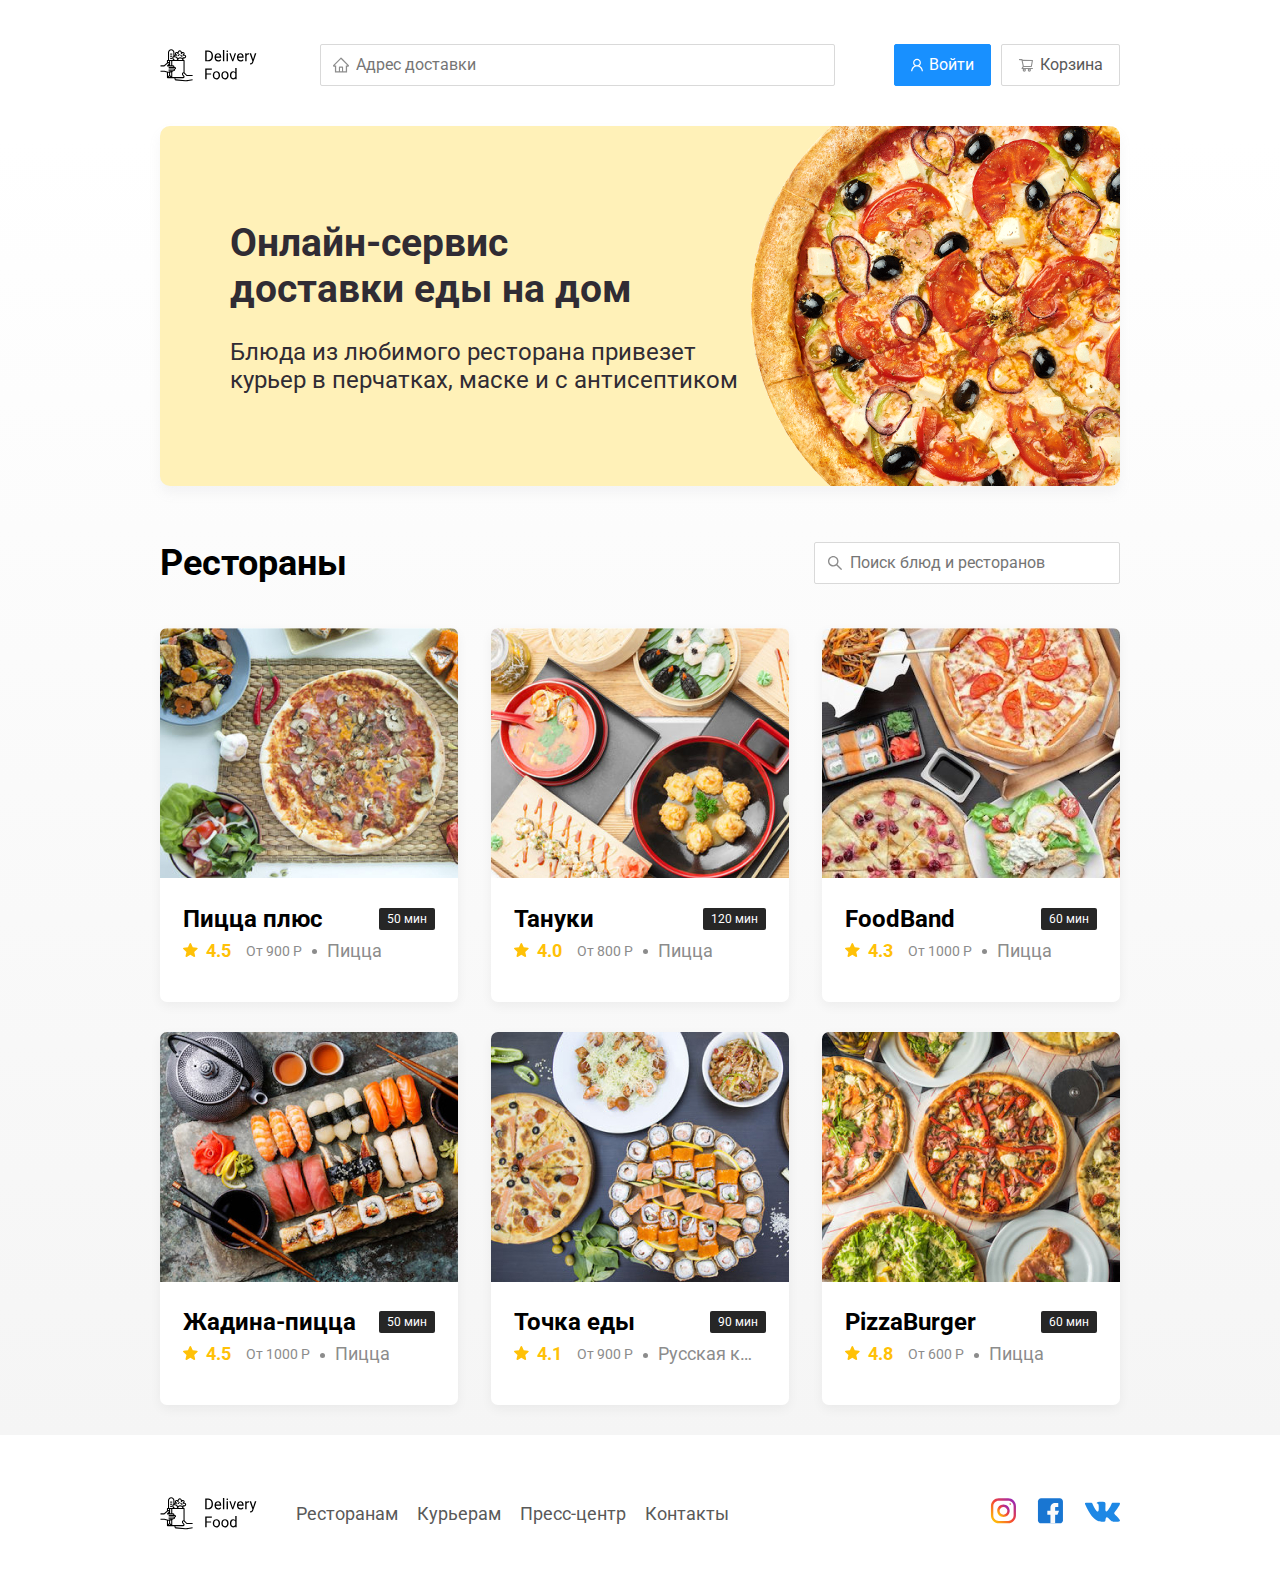
<file: index.html>
<!DOCTYPE html>
<html lang="ru">

<head>
  <meta charset="UTF-8">
  <meta name="viewport" content="width=device-width, initial-scale=1.0">
  <title>Delivery Food - доставка еды на дом</title>
  <link href="https://fonts.googleapis.com/css?family=Roboto:400,700&display=swap&subset=cyrillic" rel="stylesheet">
  <link rel="stylesheet" href="css\normalize.css">
  <link rel="stylesheet" href="css\style.css">
</head>

<body>
  <div class="container">
    <!-- Шапка сайта -->
    <header class="header">
      <!-- Логотип -->
      <img src="img\logo.svg" alt="Logo" class="logo">
      <!-- Поле поиска -->
      <input type="text" class="input input-adress" placeholder="Адрес доставки">
      <div class="buttons">
        <button class="button button-primary">
          <img src="img\user.svg" alt="User" class="button-icon"> 
          <span class="button-text">Войти</span>
        </button>
        <button class="button" id="cart-button">
          <img src="img\shopping-cart.svg" alt="Shopping-cart" class="button-icon"> 
          <span class="button-text">Корзина</span>
        </button>
      </div>
    </header>

  </div>

  <main class="main">
    <div class="container">
      <section class="promo">
        <h1 class="promo-title">Онлайн-сервис<br>доставки еды на дом</h1>
        <p class="promo-text">Блюда из любимого ресторана привезет курьер в перчатках, маске и с антисептиком</p>
      </section>
      
      <section class="restaurants">
        <div class="section-heading">
          <h2 class="section-title">Рестораны</h2>
          <input type="text" class="input input-search" placeholder="Поиск блюд и ресторанов">
        </div>
        <div class="cards">
          <div class="card">
            <a href="#">
              <img src="img\image.jpg" alt="image" class="card-image">
            </a>
            <div class="card-text">
              <div class="card-heading">
                <h3 class="card-title">Пицца плюс</h3>
                <sran class="card-tag tag">50 мин</sran>
              </div>
              <!-- /.card-heading -->
              <div class="card-info">
                <div class="rating"><img src="img\rating.svg" alt="rating" class="rating-star">4.5</div>
                <div class="price">От 900 Р</div>
                <div class="category">Пицца</div>
              </div>
              <!-- /.card-info -->
            </div>
            <!-- /.card-text -->
          </div>
          <!-- /.card -->
  
          <div class="card">
            <a href="../delivery/restaurant.html">
              <img src="img\image-2.jpg" alt="image" class="card-image">
            </a>
            <div class="card-text">
              <div class="card-heading">
                <h3 class="card-title">Тануки</h3>
                <sran class="card-tag tag">120 мин</sran>
              </div>
              <!-- /.card-heading -->
              <div class="card-info">
                <div class="rating"><img src="img\rating.svg" alt="rating" class="rating-star">4.0</div>
                <div class="price">От 800 Р</div>
                <div class="category">Пицца</div>
              </div>
              <!-- /.card-info -->
            </div>
            <!-- /.card-text -->
          </div>
          <!-- /.card -->
  
          <div class="card">
            <a href="#">
              <img src="img\image-3.jpg" alt="image" class="card-image">
            </a>
            <div class="card-text">
              <div class="card-heading">
                <h3 class="card-title">FoodBand</h3>
                <sran class="card-tag tag">60 мин</sran>
              </div>
              <!-- /.card-heading -->
              <div class="card-info">
                <div class="rating"><img src="img\rating.svg" alt="rating" class="rating-star">4.3</div>
                <div class="price">От 1000 Р</div>
                <div class="category">Пицца</div>
              </div>
              <!-- /.card-info -->
            </div>
            <!-- /.card-text -->
          </div>
          <!-- /.card -->
  
          <div class="card">
            <a href="#">
              <img src="img\image-4.jpg" alt="image" class="card-image">
            </a>
            <div class="card-text">
              <div class="card-heading">
                <h3 class="card-title">Жадина-пицца</h3>
                <sran class="card-tag tag">50 мин</sran>
              </div>
              <!-- /.card-heading -->
              <div class="card-info">
                <div class="rating"><img src="img\rating.svg" alt="rating" class="rating-star">4.5</div>
                <div class="price">От 1000 Р</div>
                <div class="category">Пицца</div>
              </div>
              <!-- /.card-info -->
            </div>
            <!-- /.card-text -->
          </div>
          <!-- /.card -->
  
          <div class="card">
            <a href="#">
              <img src="img\image-5.jpg" alt="image" class="card-image">
            </a>
            <div class="card-text">
              <div class="card-heading">
                <h3 class="card-title">Точка еды</h3>
                <sran class="card-tag tag">90 мин</sran>
              </div>
              <!-- /.card-heading -->
              <div class="card-info">
                <div class="rating"><img src="img\rating.svg" alt="rating" class="rating-star">4.1</div>
                <div class="price">От 900 Р</div>
                <div class="category">Русская кухня</div>
              </div>
              <!-- /.card-info -->
            </div>
            <!-- /.card-text -->
          </div>
          <!-- /.card -->
  
          <div class="card">
            <a href="#">
              <img src="img\image-6.jpg" alt="image" class="card-image">
            </a>
            <div class="card-text">
              <div class="card-heading">
                <h3 class="card-title">PizzaBurger</h3>
                <sran class="card-tag tag">60 мин</sran>
              </div>
              <!-- /.card-heading -->
              <div class="card-info">
                <div class="rating"><img src="img\rating.svg" alt="rating" class="rating-star">4.8</div>
                <div class="price">От 600 Р</div>
                <div class="category">Пицца</div>
              </div>
              <!-- /.card-info -->
            </div>
            <!-- /.card-text -->
          </div>
          <!-- /.card -->
        </div>
        <!-- /.cards -->
      </section>
    </div>
  </main>

  <footer class="footer">
    <div class="container">
      <div class="footer-block">
        <img src="img/logo.svg" alt="logo" class="logo footer-logo">
        <nav class="footer-nav">
          <a href="#" class="footer-link">Ресторанам</a>
          <a href="#" class="footer-link">Курьерам</a>
          <a href="#" class="footer-link">Пресс-центр</a>
          <a href="#" class="footer-link">Контакты</a>
        </nav>
        <div class="social-links">
          <a href="#" class="social-link"><img src="img/Group1.svg" alt="Instagram"></a>
          <a href="#" class="social-link"><img src="img/Group2.svg" alt="Fb"></a>
          <a href="#" class="social-link"><img src="img/Group3.svg" alt="Vk"></a>
        </div>
        <!-- /.social-links -->
      </div>
      <!-- /.footer-block -->
    </div>
  </footer>

  <div class="modal">
    <div class="modal-dialog">
      <div class="modal-header">
        <hs class="modal-title">Корзина</hs>
        <button class="close">&times;</button>
      </div>
      <div class="modal-body">
        <div class="food-row">
          <span class="food-name">Ролл угорь стандарт</span>
          <strong class="food-price">250 Р</strong>
          <div class="food-counter">
            <button class="counter-button">-</button>
            <span class="counter">1</span>
            <button class="counter-button">+</button>
          </div>
          <!-- /.food-counter -->
        </div>
        <!-- /.foods-row -->
        <div class="food-row">
          <span class="food-name">Ролл угорь стандарт</span>
          <strong class="food-price">250 Р</strong>
          <div class="food-counter">
            <button class="counter-button">-</button>
            <span class="counter">1</span>
            <button class="counter-button">+</button>
          </div>
          <!-- /.food-counter -->
        </div>
        <!-- /.foods-row -->
        <div class="food-row">
          <span class="food-name">Ролл угорь стандарт</span>
          <strong class="food-price">250 Р</strong>
          <div class="food-counter">
            <button class="counter-button">-</button>
            <span class="counter">1</span>
            <button class="counter-button">+</button>
          </div>
          <!-- /.food-counter -->
        </div>
        <!-- /.foods-row -->
        <div class="food-row">
          <span class="food-name">Ролл угорь стандарт</span>
          <strong class="food-price">250 Р</strong>
          <div class="food-counter">
            <button class="counter-button">-</button>
            <span class="counter">1</span>
            <button class="counter-button">+</button>
          </div>
          <!-- /.food-counter -->
        </div>
        <!-- /.foods-row -->
      </div>
      <!-- /.modal-body -->
      <div class="modal-footer">
        <span class="modal-pricetag">1250 ₽</span>
        <div class="footer-buttons">
          <button class="button button-primary">Оформить заказ</button>
          <button class="button">Отмена</button>
        </div>
      </div>
      <!-- /.modal-footer -->
    </div>
  </div>
  <script src="js/main.js"></script>
</body>

</html>
</file>
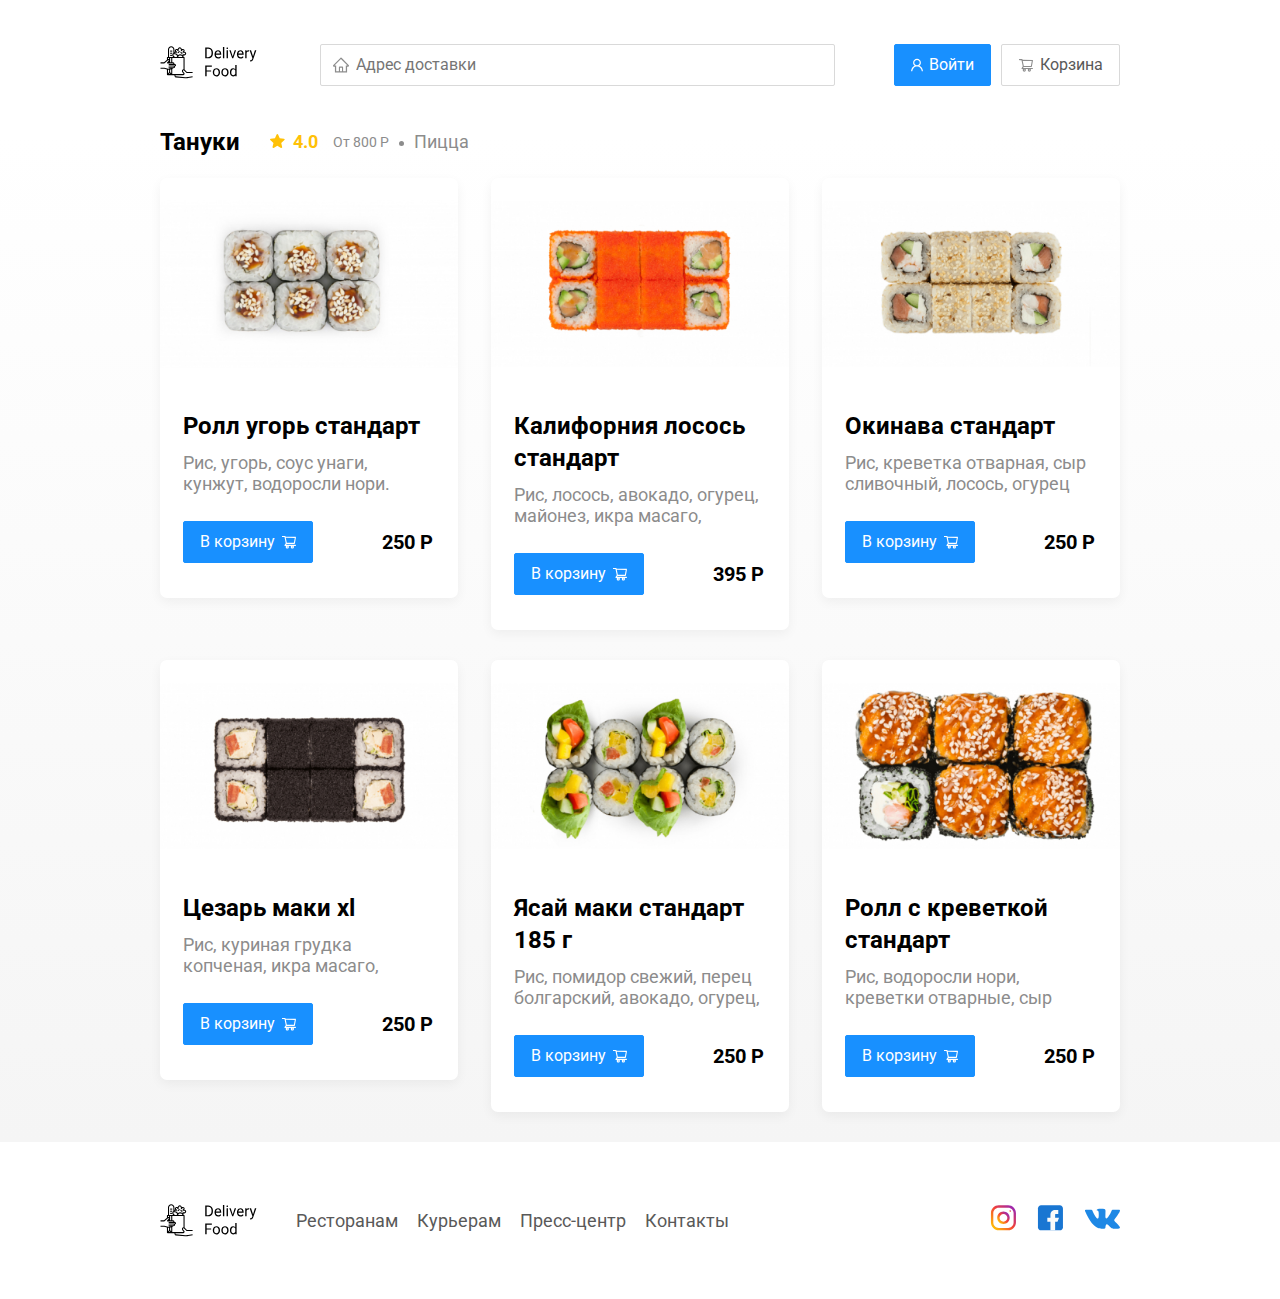
<file: restaurant.html>
<!DOCTYPE html>
<html lang="ru">

<head>
  <meta charset="UTF-8">
  <meta name="viewport" content="width=device-width, initial-scale=1.0">
  <title>Тануки</title>
  <link href="https://fonts.googleapis.com/css?family=Roboto:400,700&display=swap&subset=cyrillic" rel="stylesheet">
  <link rel="stylesheet" href="css\normalize.css">
  <link rel="stylesheet" href="css\animate.css">
  <link rel="stylesheet" href="css\style.css">
</head>

<body>
  <div class="container">
    <!-- Шапка сайта -->
    <header class="header">
      <!-- Логотип -->
      <a href="../delivery/index.html">
        <img src="img\logo.svg" alt="Logo" class="logo">
      </a>
      <!-- Поле поиска -->
      <input type="text" class="input input-adress" placeholder="Адрес доставки">
      <div class="buttons">
        <button class="button button-primary">
          <img src="img\user.svg" alt="User" class="button-icon"> 
          <span class="button-text">Войти</span>
        </button>
        <button class="button" id="cart-button">
          <img src="img\shopping-cart.svg" alt="Shopping-cart" class="button-icon"> 
          <span class="button-text">Корзина</span>
        </button>
      </div>
    </header>

  </div>

  <main class="main">
    <div class="container">
      
      <section class="restaurants">
        <div class="restaurants-heading">
          <h2 class="card-title">Тануки</h2>
          <div class="restaurants-info">
            <div class="rating"><img src="img\rating.svg" alt="rating" class="rating-star">4.0</div>
            <div class="price">От 800 Р</div>
            <div class="category">Пицца</div>
          </div>

        </div>
        <div class="cards">
          <div class="card wow fadeInUp" data-wow-delay="0.2s">
            <div class="restaurant-image-box">
              <img src="tanuki/image1.jpg" alt="image" class="restaurant-image">
            </div>
            <div class="card-text">
              <div class="card-heading">
                <h3 class="card-title">Ролл угорь стандарт</h3>
              </div>
              <!-- /.card-heading -->
              <div class="card-info">
                <div class="card-description">Рис, угорь, соус унаги, кунжут, водоросли нори.</div>
              </div>
              <!-- /.card-info -->
              <div class="card-order">
                <button class="button button-primary">
                  <span class="button-text">В корзину</span>
                  <img src="tanuki/shopping-bag-white.svg" alt="User" class="button-order-icon"> 
                </button>
                <div class="card-price">250 Р</div>
              </div>
            </div>
            <!-- /.card-text -->
          </div>
          <!-- /.card -->
  
          <div class="card wow fadeInUp" data-wow-delay="0.4s">
            <div class="restaurant-image-box">
              <img src="tanuki/image2.jpg" alt="image" class="restaurant-image">
            </div>
            <div class="card-text">
              <div class="card-heading">
                <h3 class="card-title">Калифорния лосось стандарт</h3>
              </div>
              <!-- /.card-heading -->
              <div class="card-info">
                <div class="card-description">Рис, лосось, авокадо, огурец, майонез, икра масаго, водоросли нори.</div>
              </div>
              <!-- /.card-info -->
              <div class="card-order">
                <button class="button button-primary">
                  <span class="button-text">В корзину</span>
                  <img src="tanuki/shopping-bag-white.svg" alt="User" class="button-order-icon"> 
                </button>
                <div class="card-price">395 Р</div>
              </div>
            </div>
            <!-- /.card-text -->
          </div>
          <!-- /.card -->
  
          <div class="card wow fadeInUp" data-wow-delay="0.6s">
            <div class="restaurant-image-box">
              <img src="tanuki/image3.jpg" alt="image" class="restaurant-image">
            </div>
            <div class="card-text">
              <div class="card-heading">
                <h3 class="card-title">Окинава стандарт</h3>
              </div>
              <!-- /.card-heading -->
              <div class="card-info">
                <div class="card-description"> Рис, креветка отварная, сыр сливочный, лосось, огурец свежий...</div>
              </div>
              <!-- /.card-info -->
              <div class="card-order">
                <button class="button button-primary">
                  <span class="button-text">В корзину</span>
                  <img src="tanuki/shopping-bag-white.svg" alt="User" class="button-order-icon"> 
                </button>
                <div class="card-price">250 Р</div>
              </div>
            </div>
            <!-- /.card-text -->
          </div>
          <!-- /.card -->
  
          <div class="card wow fadeInUp" data-wow-delay="0.2s">
            <div class="restaurant-image-box">
              <img src="tanuki/image4.jpg" alt="image" class="restaurant-image">
            </div>
            <div class="card-text">
              <div class="card-heading">
                <h3 class="card-title">Цезарь маки хl</h3>
              </div>
              <!-- /.card-heading -->
              <div class="card-info">
                <div class="card-description">Рис, куриная грудка копченая, икра масаго, томат, айсберг, соус цезарь...</div>
              </div>
              <!-- /.card-info -->
              <div class="card-order">
                <button class="button button-primary">
                  <span class="button-text">В корзину</span>
                  <img src="tanuki/shopping-bag-white.svg" alt="User" class="button-order-icon"> 
                </button>
                <div class="card-price">250 Р</div>
              </div>
            </div>
            <!-- /.card-text -->
          </div>
          <!-- /.card -->
  
          <div class="card wow fadeInUp" data-wow-delay="0.4s">
            <div class="restaurant-image-box">
              <img src="tanuki/image5.jpg" alt="image" class="restaurant-image">
            </div>
            <div class="card-text">
              <div class="card-heading">
                <h3 class="card-title">Ясай маки стандарт 185 г</h3>
              </div>
              <!-- /.card-heading -->
              <div class="card-info">
                <div class="card-description">Рис, помидор свежий, перец болгарский, авокадо, огурец, айсберг</div>
              </div>
              <!-- /.card-info -->
              <div class="card-order">
                <button class="button button-primary">
                  <span class="button-text">В корзину</span>
                  <img src="tanuki/shopping-bag-white.svg" alt="User" class="button-order-icon"> 
                </button>
                <div class="card-price">250 Р</div>
              </div>
            </div>
            <!-- /.card-text -->
          </div>
          <!-- /.card -->
  
          <div class="card wow fadeInUp" data-wow-delay="0.6s">
            <div class="restaurant-image-box">
              <img src="tanuki/image6.jpg" alt="image" class="restaurant-image">
            </div>
            <div class="card-text">
              <div class="card-heading">
                <h3 class="card-title">Ролл с креветкой стандарт</h3>
              </div>
              <!-- /.card-heading -->
              <div class="card-info">
                <div class="card-description">Рис, водоросли нори, креветки отварные, сыр сливочный, огурцы</div>
              </div>
              <!-- /.card-info -->
              <div class="card-order">
                <button class="button button-primary">
                  <span class="button-text">В корзину</span>
                  <img src="tanuki/shopping-bag-white.svg" alt="User" class="button-order-icon"> 
                </button>
                <div class="card-price">250 Р</div>
              </div>
            </div>
            <!-- /.card-text -->
          </div>
          <!-- /.card -->
        </div>
        <!-- /.cards -->
      </section>
    </div>
  </main>

  <footer class="footer">
    <div class="container">
      <div class="footer-block">
        <img src="img/logo.svg" alt="logo" class="logo footer-logo">
        <nav class="footer-nav">
          <a href="#" class="footer-link">Ресторанам</a>
          <a href="#" class="footer-link">Курьерам</a>
          <a href="#" class="footer-link">Пресс-центр</a>
          <a href="#" class="footer-link">Контакты</a>
        </nav>
        <div class="social-links">
          <a href="#" class="social-link"><img src="img/Group1.svg" alt="Instagram"></a>
          <a href="#" class="social-link"><img src="img/Group2.svg" alt="Fb"></a>
          <a href="#" class="social-link"><img src="img/Group3.svg" alt="Vk"></a>
        </div>
        <!-- /.social-links -->
      </div>
      <!-- /.footer-block -->
    </div>
  </footer>

  <div class="modal">
    <div class="modal-dialog">
      <div class="modal-header">
        <hs class="modal-title">Корзина</hs>
        <button class="close">&times;</button>
      </div>
      <div class="modal-body">
        <div class="food-row">
          <span class="food-name">Ролл угорь стандарт</span>
          <strong class="food-price">250 Р</strong>
          <div class="food-counter">
            <button class="counter-button">-</button>
            <span class="counter">1</span>
            <button class="counter-button">+</button>
          </div>
          <!-- /.food-counter -->
        </div>
        <!-- /.foods-row -->
        <div class="food-row">
          <span class="food-name">Ролл угорь стандарт</span>
          <strong class="food-price">250 Р</strong>
          <div class="food-counter">
            <button class="counter-button">-</button>
            <span class="counter">1</span>
            <button class="counter-button">+</button>
          </div>
          <!-- /.food-counter -->
        </div>
        <!-- /.foods-row -->
        <div class="food-row">
          <span class="food-name">Ролл угорь стандарт</span>
          <strong class="food-price">250 Р</strong>
          <div class="food-counter">
            <button class="counter-button">-</button>
            <span class="counter">1</span>
            <button class="counter-button">+</button>
          </div>
          <!-- /.food-counter -->
        </div>
        <!-- /.foods-row -->
        <div class="food-row">
          <span class="food-name">Ролл угорь стандарт</span>
          <strong class="food-price">250 Р</strong>
          <div class="food-counter">
            <button class="counter-button">-</button>
            <span class="counter">1</span>
            <button class="counter-button">+</button>
          </div>
          <!-- /.food-counter -->
        </div>
        <!-- /.foods-row -->
      </div>
      <!-- /.modal-body -->
      <div class="modal-footer">
        <span class="modal-pricetag">1250 ₽</span>
        <div class="footer-buttons">
          <button class="button button-primary">Оформить заказ</button>
          <button class="button">Отмена</button>
        </div>
      </div>
      <!-- /.modal-footer -->
    </div>
  </div>
  <script src="js/wow.min.js"></script>
  <script src="js/main.js"></script>
</body>

</html>
</file>
